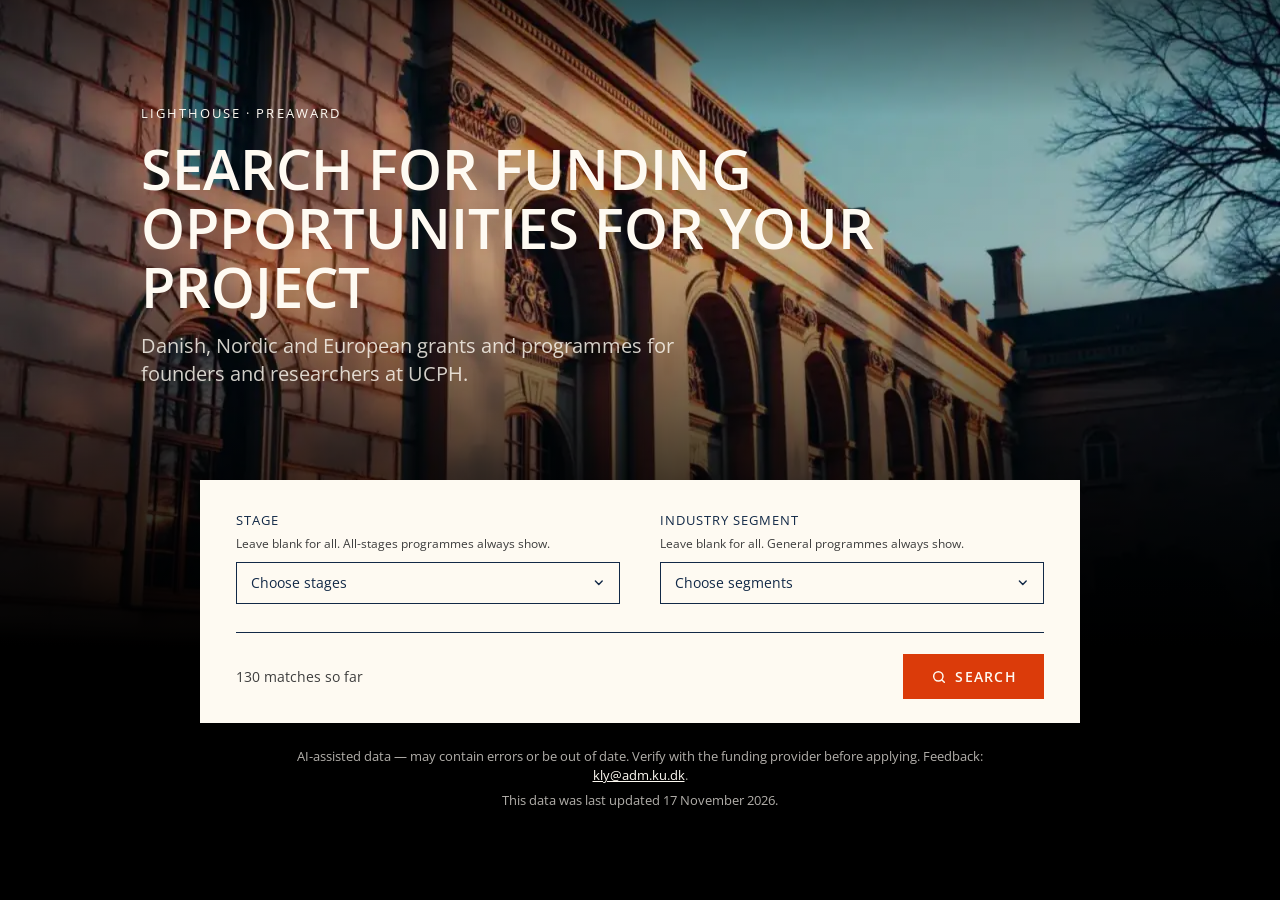
<file: index.html>
<!DOCTYPE html>
<html lang="en">
<head>
  <meta charset="utf-8" />
  <meta name="viewport" content="width=device-width, initial-scale=1" />
  <title>Funding overview</title>
  <meta name="description" content="Search grants, programmes and support for founders and researchers." />
  <link rel="icon" href="favicon.svg" type="image/svg+xml" />
  <link rel="preload" href="assets/fonts/open-sans-latin.woff2" as="font" type="font/woff2" crossorigin />
  <link rel="preload" href="data/programmes.json" as="fetch" crossorigin="anonymous" fetchpriority="high" />
  <link rel="preload" href="assets/hero-university-sm.webp" as="image" type="image/webp" media="(max-width: 767px)" fetchpriority="low" />
  <link rel="preload" href="assets/hero-university-md.webp" as="image" type="image/webp" media="(min-width: 768px)" fetchpriority="low" />
  <link rel="modulepreload" href="landing.js" />
  <link rel="modulepreload" href="shared.js" />
  <link rel="modulepreload" href="multiselect.js" />
  <link rel="stylesheet" href="styles.css?v=9" />
</head>
<body class="page-landing">
  <header class="hero">
    <div class="hero-media" aria-hidden="true"></div>
    <div class="hero-scrim" aria-hidden="true"></div>
    <div class="hero-copy">
      <p class="eyebrow">Lighthouse · Preaward</p>
      <h1>Search for funding opportunities for your project</h1>
      <p class="lede">
        Danish, Nordic and European grants and programmes for founders and
        researchers at UCPH.
      </p>
    </div>
  </header>

  <main class="search-wrap">
    <form class="search-card" id="search-form">
      <div class="search-grid">
        <div class="field">
          <div class="field-head">
            <label class="field-label" id="stage-label" for="ms-stage">
              Stage
            </label>
            <p class="field-hint">Leave blank for all. All-stages programmes always show.</p>
          </div>
          <div class="ms" id="ms-stage" data-placeholder="Choose stages"></div>
        </div>

        <div class="field">
          <div class="field-head">
            <label class="field-label" id="segment-label" for="ms-segment">
              Industry segment
            </label>
            <p class="field-hint">Leave blank for all. General programmes always show.</p>
          </div>
          <div class="ms" id="ms-segment" data-placeholder="Choose segments"></div>
        </div>
      </div>

      <div class="search-foot">
        <p class="count" id="match-count" aria-live="polite">Loading programmes…</p>
        <button type="submit" class="btn-search">
          <svg viewBox="0 0 24 24" fill="none" stroke="currentColor" stroke-width="2.2"
               stroke-linecap="round" aria-hidden="true">
            <circle cx="11" cy="11" r="7" />
            <path d="M20 20l-3.6-3.6" />
          </svg>
          Search
        </button>
      </div>
    </form>

    <p class="disclaimer">
      AI-assisted data — may contain errors or be out of date. Verify with the
      funding provider before applying. Feedback:
      <a href="mailto:kly@adm.ku.dk">kly@adm.ku.dk</a>.
      <span data-updated-stamp></span>
    </p>
  </main>

  <script src="landing.js" type="module"></script>
</body>
</html>
</file>
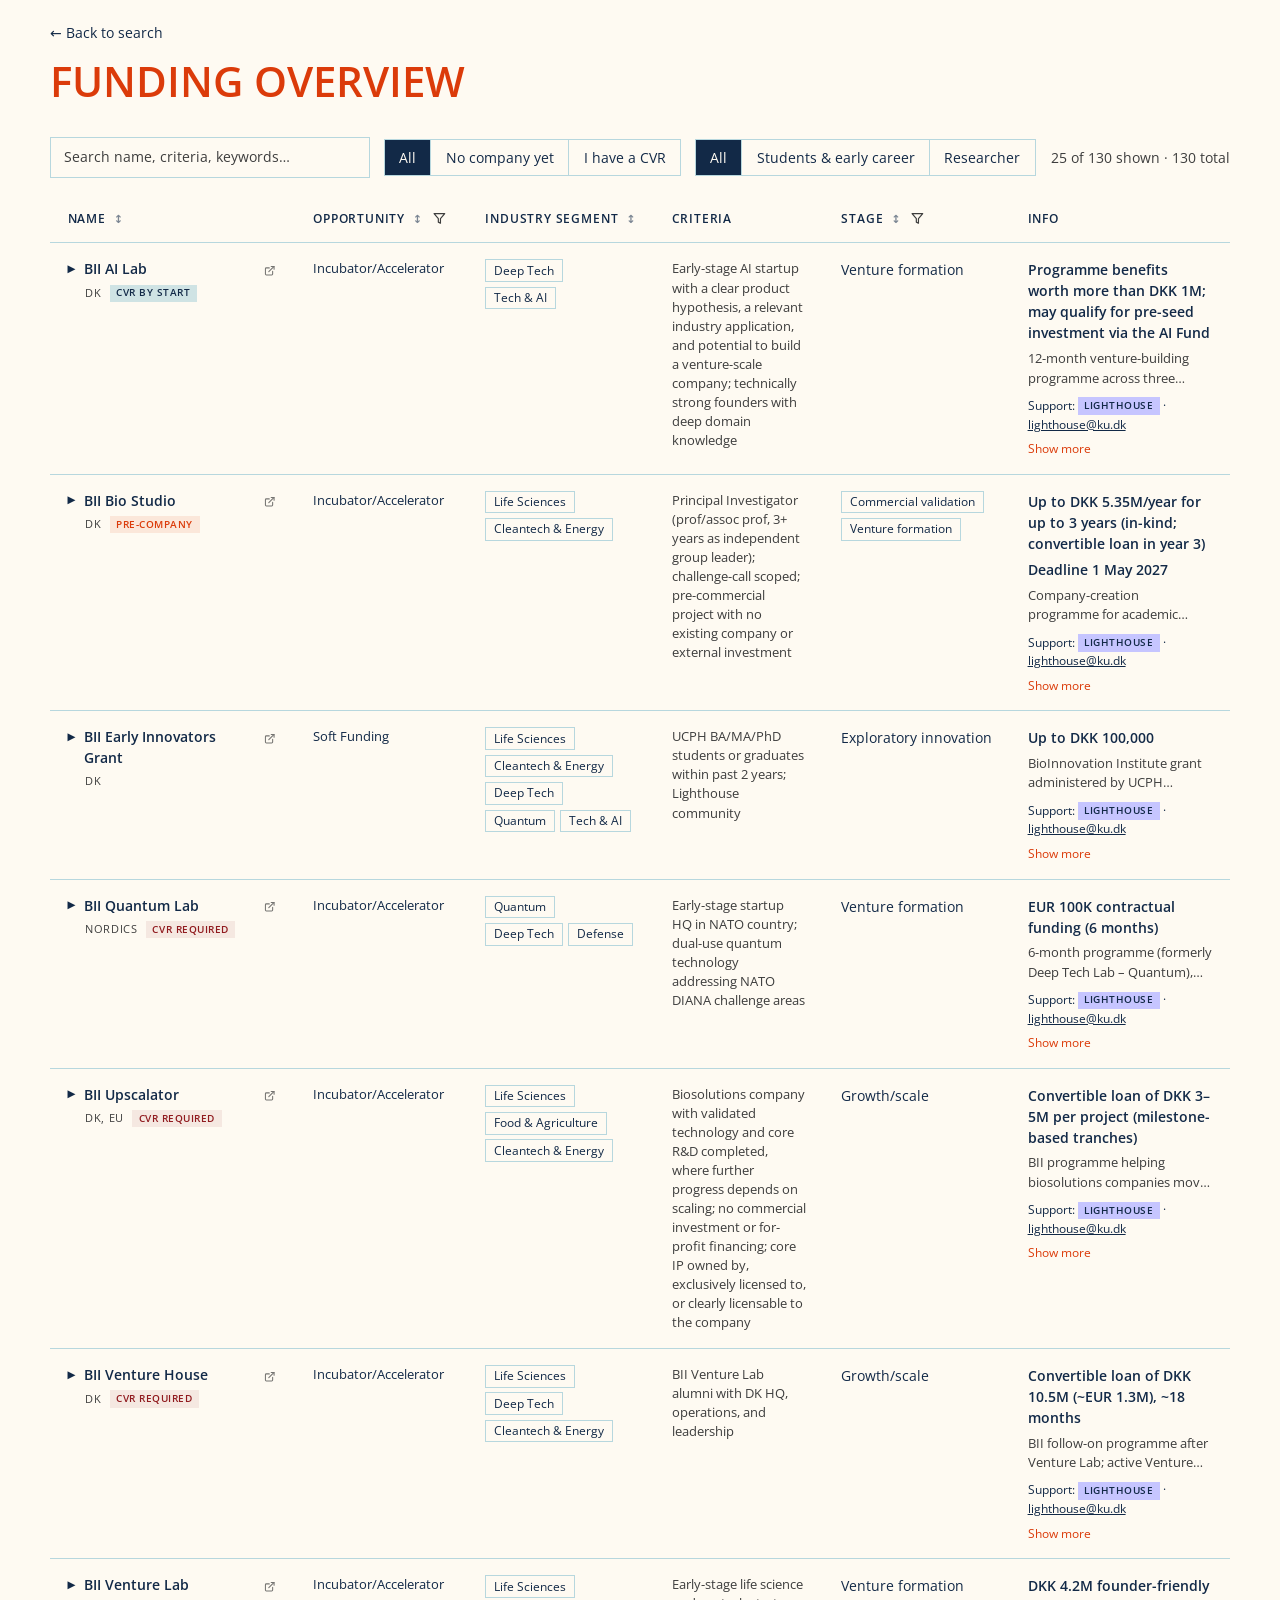
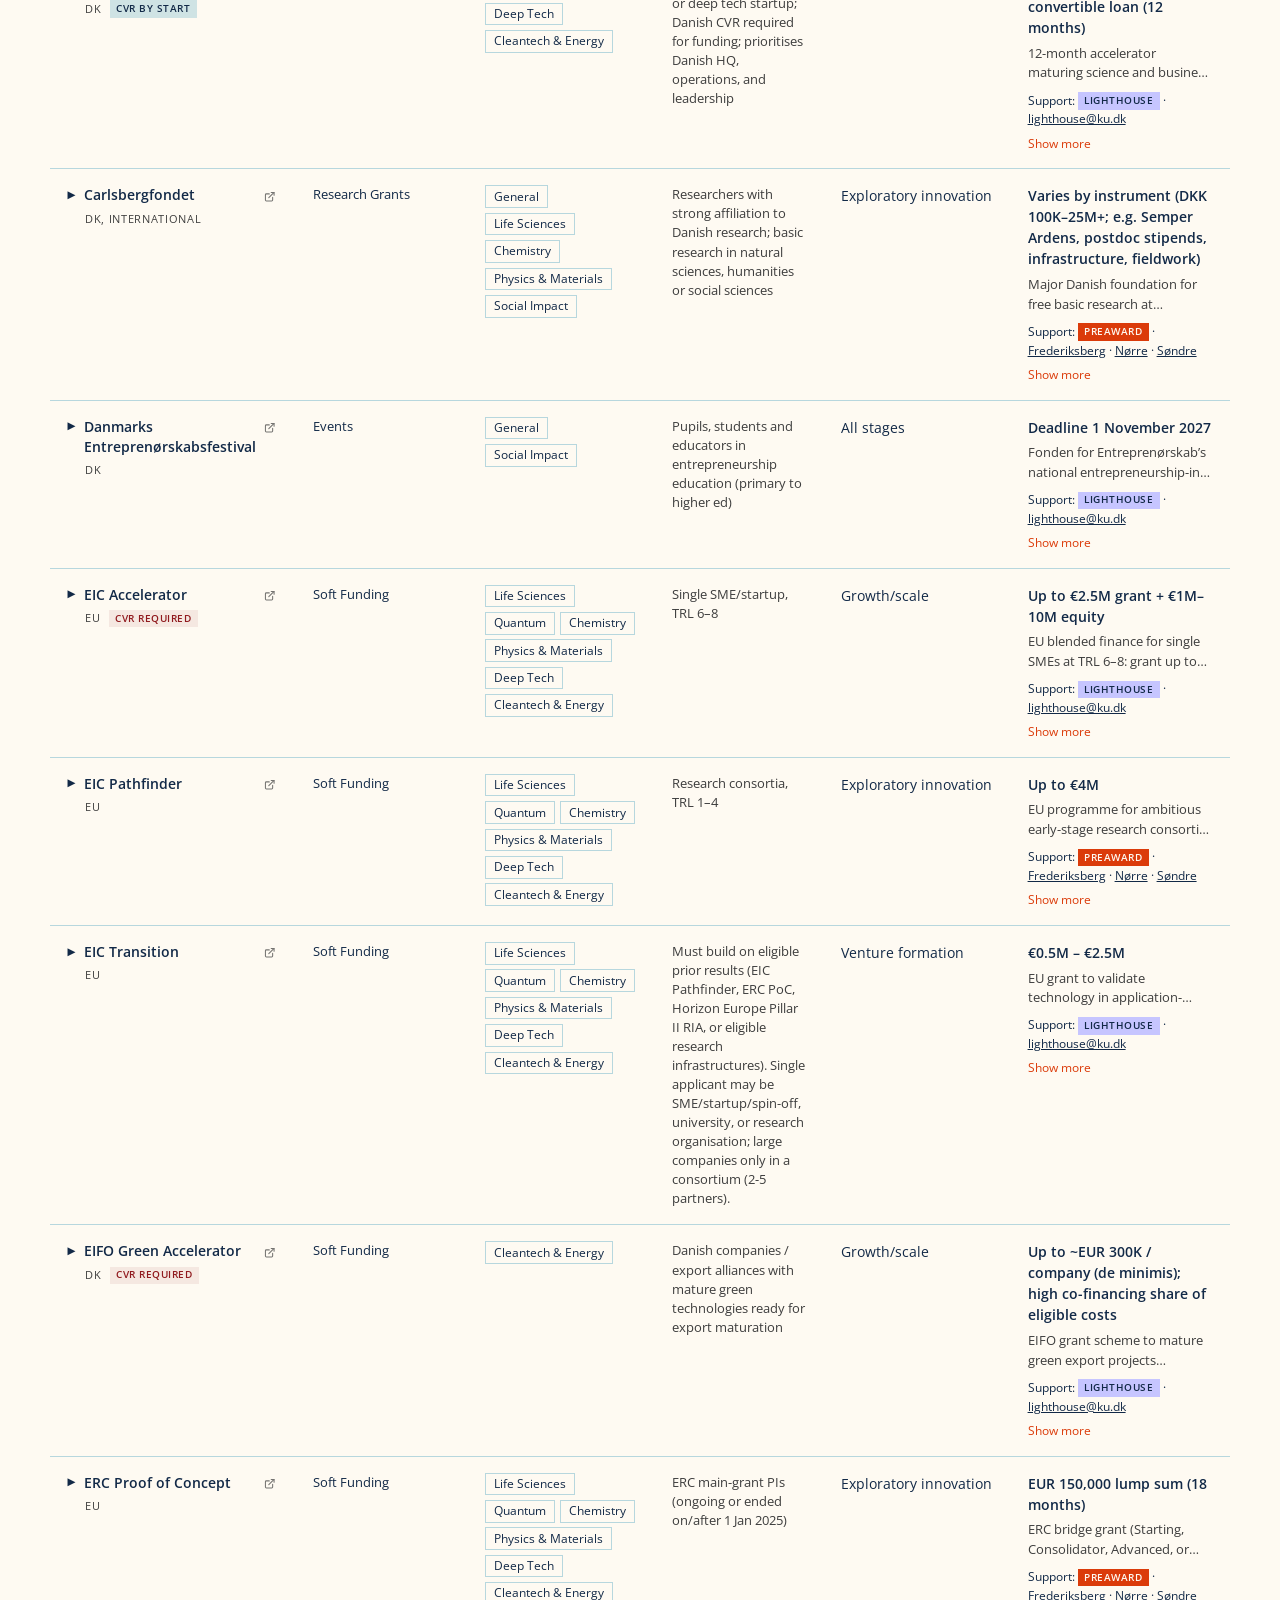
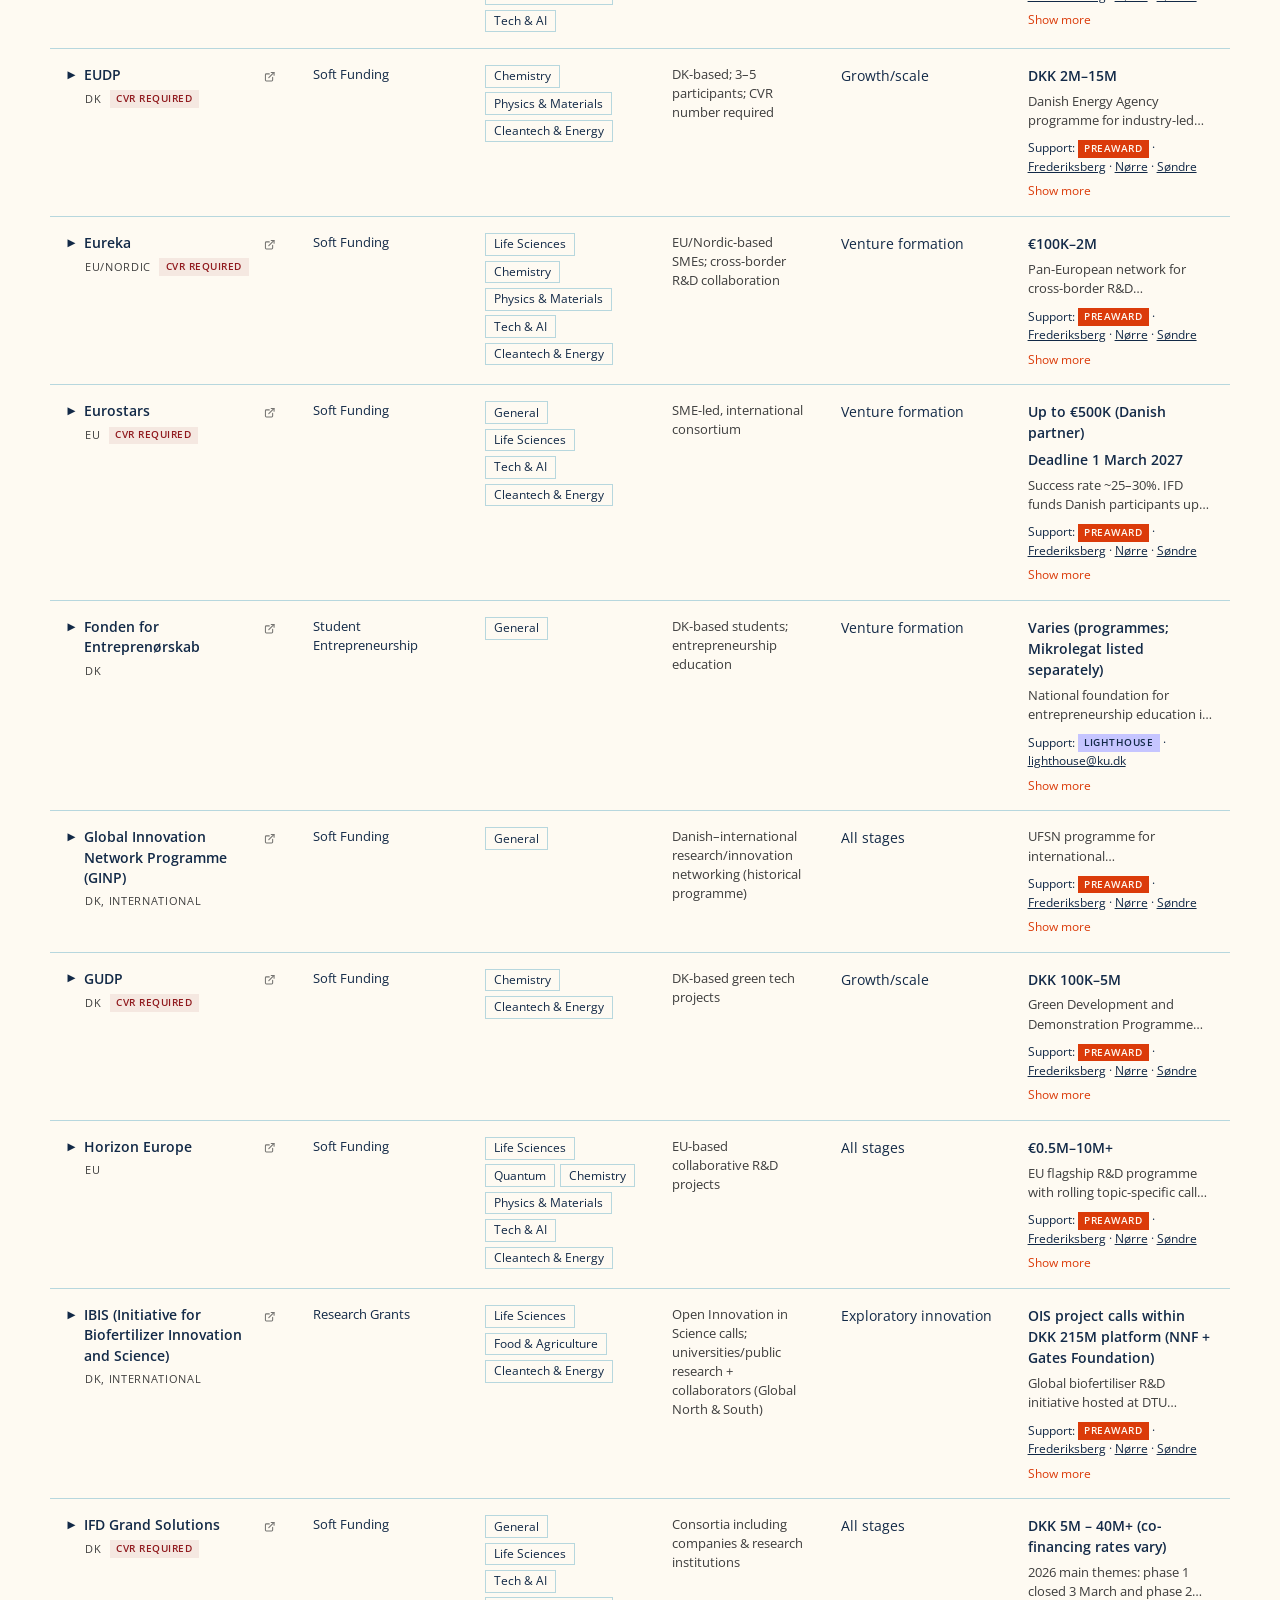
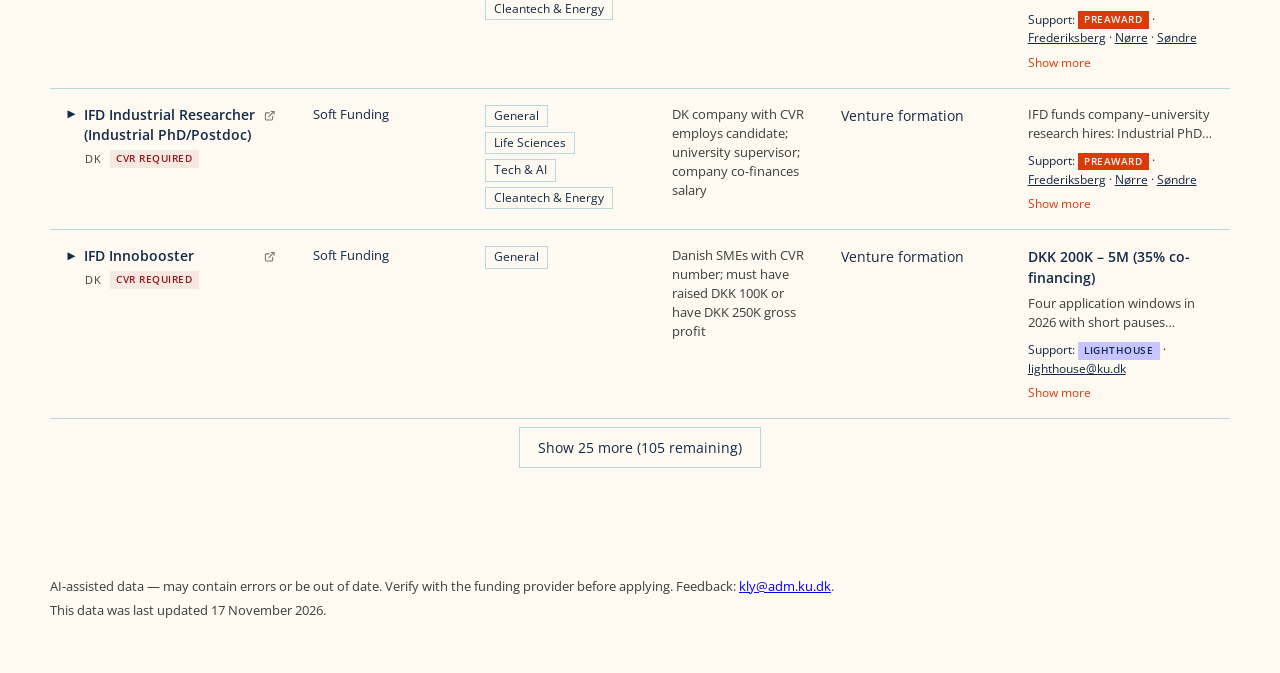
<file: results.html>
<!DOCTYPE html>
<html lang="en">
<head>
  <meta charset="utf-8" />
  <meta name="viewport" content="width=device-width, initial-scale=1" />
  <title>Funding overview</title>
  <link rel="icon" href="favicon.svg" type="image/svg+xml" />
  <link rel="preload" href="assets/fonts/open-sans-latin.woff2" as="font" type="font/woff2" crossorigin />
  <link rel="preload" href="data/programmes.json" as="fetch" crossorigin="anonymous" fetchpriority="high" />
  <link rel="modulepreload" href="results.js" />
  <link rel="modulepreload" href="shared.js" />
  <link rel="modulepreload" href="multiselect.js" />
  <link rel="stylesheet" href="styles.css?v=10" />
</head>
<body class="page-results">
  <header class="results-head">
    <div class="shell">
      <a class="back" href="index.html">← Back to search</a>
      <h1>Funding overview</h1>
    </div>
  </header>

  <main class="shell results-main">
    <div class="toolbar">
      <input id="q" type="search" placeholder="Search name, criteria, keywords…" autocomplete="off" />
      <div class="toolbar-filters-mobile" aria-label="Filter results">
        <div class="mobile-filter-field">
          <span class="mobile-filter-label">Opportunity</span>
          <div class="col-filter" id="col-filter-opportunity-mobile"></div>
        </div>
        <div class="mobile-filter-field">
          <span class="mobile-filter-label">Stage</span>
          <div class="col-filter" id="col-filter-stage-mobile"></div>
        </div>
      </div>
      <div class="seg" data-seg="cvr" role="group" aria-label="Company status">
        <button type="button" data-cvr="all" aria-pressed="true">All</button>
        <button type="button" data-cvr="no-company" aria-pressed="false">No company yet</button>
        <button type="button" data-cvr="have-cvr" aria-pressed="false">I have a CVR</button>
      </div>
      <div class="seg" data-seg="who" role="group" aria-label="Students and early career, or researcher">
        <button type="button" data-who="all" aria-pressed="true">All</button>
        <button type="button" data-who="student" aria-pressed="false">Students & early career</button>
        <button type="button" data-who="researcher" aria-pressed="false">Researcher</button>
      </div>
      <div class="toolbar-end">
        <button type="button" id="sort-reset" class="sort-reset" hidden>Reset to default sort</button>
        <p class="result-count" id="result-count" aria-live="polite">Loading…</p>
      </div>
    </div>

    <div class="table-wrap">
      <table id="results-table">
        <thead>
          <tr>
            <th class="sortable" data-sort="Name">Name <span class="arrow">↕</span></th>
            <th class="th-filterable sortable" data-sort="Opportunity">
              <div class="th-head">
                <span class="th-title">Opportunity <span class="arrow">↕</span></span>
                <div class="col-filter" id="col-filter-opportunity"></div>
              </div>
            </th>
            <th class="sortable" data-sort="Industrial segment">Industry segment <span class="arrow">↕</span></th>
            <th>Criteria</th>
            <th class="th-filterable sortable" data-sort="Stage">
              <div class="th-head">
                <span class="th-title">Stage <span class="arrow">↕</span></span>
                <div class="col-filter" id="col-filter-stage"></div>
              </div>
            </th>
            <th>Info</th>
          </tr>
        </thead>
        <tbody id="results-body">
          <tr class="skeleton-row" aria-hidden="true"><td colspan="6"><div class="skeleton-block skeleton-block-title"></div><div class="skeleton-block skeleton-block-line"></div><div class="skeleton-block skeleton-block-line short"></div></td></tr>
          <tr class="skeleton-row" aria-hidden="true"><td colspan="6"><div class="skeleton-block skeleton-block-title"></div><div class="skeleton-block skeleton-block-line"></div><div class="skeleton-block skeleton-block-line short"></div></td></tr>
          <tr class="skeleton-row" aria-hidden="true"><td colspan="6"><div class="skeleton-block skeleton-block-title"></div><div class="skeleton-block skeleton-block-line"></div><div class="skeleton-block skeleton-block-line short"></div></td></tr>
          <tr class="skeleton-row" aria-hidden="true"><td colspan="6"><div class="skeleton-block skeleton-block-title"></div><div class="skeleton-block skeleton-block-line"></div><div class="skeleton-block skeleton-block-line short"></div></td></tr>
          <tr class="skeleton-row" aria-hidden="true"><td colspan="6"><div class="skeleton-block skeleton-block-title"></div><div class="skeleton-block skeleton-block-line"></div><div class="skeleton-block skeleton-block-line short"></div></td></tr>
          <tr class="skeleton-row" aria-hidden="true"><td colspan="6"><div class="skeleton-block skeleton-block-title"></div><div class="skeleton-block skeleton-block-line"></div><div class="skeleton-block skeleton-block-line short"></div></td></tr>
        </tbody>
      </table>
      <p id="empty" class="empty hidden">
        No matches. <a href="index.html">Try a new search</a>.
      </p>
    </div>
    <div class="load-more-wrap hidden" id="load-more-wrap">
      <button type="button" id="load-more" class="load-more">Show 25 more</button>
    </div>
  </main>

  <footer class="shell site-footer">
    <p>
      AI-assisted data — may contain errors or be out of date. Verify with the
      funding provider before applying. Feedback:
      <a href="mailto:kly@adm.ku.dk">kly@adm.ku.dk</a>.
      <span data-updated-stamp></span>
    </p>
  </footer>

  <script src="results.js" type="module"></script>
</body>
</html>
</file>
<file: styles.css>
/* Funding overview.
   Layout follows the original Lovable app; everything visual follows the INNO
   design guide (brand directions.pptx):

   - Palette is the six named brand colours, with one exception: the landing hero
     fades to black rather than to dark blue.
   - Contrast pairs the guide marks as good: dark blue or red-orange on champagne,
     dark blue on light blue, champagne on red-orange. Red-orange never sits on
     light blue and dark blue never sits on red-orange, so the results table stays
     dark blue throughout — its rows turn light blue when hovered or opened.
   - Shapes are flat: square corners, no drop shadows, and either a solid fill or
     a 1.5px outline, never both.
   - Tables have no fill. The guide's full grid in the text colour was too hard
     over this much copy, so the results table keeps light blue horizontal rules
     only and separates columns with spacing.
   - Type is Open Sans (self-hosted): Semibold for headings, Regular for body. */

@font-face {
  font-family: "Open Sans";
  font-style: normal;
  font-weight: 400 700;
  font-display: swap;
  src: url("assets/fonts/open-sans-latin.woff2") format("woff2");
  unicode-range: U+0000-00FF, U+0131, U+0152-0153, U+02BB-02BC, U+02C6, U+02DA,
    U+02DC, U+0304, U+0308, U+0329, U+2000-206F, U+20AC, U+2122, U+2191, U+2193,
    U+2212, U+2215, U+FEFF, U+FFFD;
}

@font-face {
  font-family: "Open Sans";
  font-style: normal;
  font-weight: 400 700;
  font-display: swap;
  src: url("assets/fonts/open-sans-latin-ext.woff2") format("woff2");
  unicode-range: U+0100-02BA, U+02BD-02C5, U+02C7-02CC, U+02CE-02D7, U+02DD-02FF,
    U+0304, U+0308, U+0329, U+1D00-1DBF, U+1E00-1E9F, U+1EF2-1EFF, U+2020,
    U+20A0-20AB, U+20AD-20C0, U+2113, U+2C60-2C7F, U+A720-A7FF;
}

:root {
  --red-orange: #db3b0a;
  --light-blue: #b7d7de;
  --champagne: #fefaf2;
  --dark-blue: #122947;
  --ku-red: #901a1e;
  --dark-grey: #3d3d3d;
  --purple: #c6c5ff;

  --rule: 1.5px;
  /* Light blue reads as a quiet rule on champagne, so the results table can keep
     its structure without a hard dark grid. */
  --line: var(--light-blue);
  --font: "Open Sans", system-ui, -apple-system, sans-serif;
}

* { box-sizing: border-box; }

body {
  margin: 0;
  font-family: var(--font);
  font-weight: 400;
  color: var(--dark-blue);
  background: var(--champagne);
  font-size: 16px;
  line-height: 1.5;
  -webkit-font-smoothing: antialiased;
}

button { font-family: inherit; }

img { display: block; }

/* Headings: Semibold, caps. Sub-headings: Regular, caps. */
.hero h1,
.results-head h1,
thead th,
.btn-search {
  font-weight: 600;
  text-transform: uppercase;
}

.eyebrow,
.field-label,
.detail-grid h4,
.name-sub {
  font-weight: 400;
  text-transform: uppercase;
}

.shell {
  width: min(1180px, calc(100% - 3rem));
  margin: 0 auto;
}

/* ——————————————— Landing hero ——————————————— */
/* The hero photo fades to black rather than dark blue, by preference. */
.page-landing {
  background: #000000;
  --landing-col: min(1180px, calc(100% - 2.5rem));
}

/* Centred content column. Using vw rather than a fixed cap means every screen
   above phone size keeps visible blank space at the sides, so the hero text and
   search card never run edge to edge on a laptop. */
@media (min-width: 861px) {
  .page-landing {
    --landing-col: min(1060px, 78vw);
  }
}

.hero {
  position: relative;
  min-height: 72vh;
  display: flex;
  align-items: center;
  /* The bottom padding reserves room for the search card's negative margin.
     On tall screens 72vh already covers it; on short laptops the padding grows
     the hero instead of letting the card slide over the lede. */
  padding: 3.25rem 0 13rem;
  isolation: isolate;
}

.hero-media {
  position: absolute;
  inset: 0;
  z-index: -2;
  background: url("assets/hero-university.jpg") center 35% / cover no-repeat;
  background: url("assets/hero-university-sm.webp") center 35% / cover no-repeat;
}

@media (min-width: 768px) {
  .hero-media {
    background: url("assets/hero-university-md.webp") center 35% / cover no-repeat;
  }
}

.hero-scrim {
  position: absolute;
  inset: 0;
  z-index: -1;
  /* Soft darkening so the headline stays readable over the photo. */
  background: linear-gradient(
    180deg,
    rgba(0, 0, 0, 0.6) 0%,
    rgba(0, 0, 0, 0.26) 18%,
    rgba(0, 0, 0, 0.26) 40%,
    rgba(0, 0, 0, 0.76) 76%,
    #000000 100%
  );
}

.hero-copy {
  width: var(--landing-col);
  margin: 0 auto;
  color: var(--champagne);
}

.eyebrow {
  margin: 0 0 1rem;
  font-size: 0.8rem;
  letter-spacing: 0.16em;
  color: var(--champagne);
}

.hero h1 {
  margin: 0 0 1rem;
  max-width: 54rem;
  font-size: clamp(2.2rem, 4.4vw, 4.5rem);
  line-height: 1.05;
  color: var(--champagne);
}

.hero .lede {
  margin: 0;
  max-width: 38rem;
  font-size: 1.25rem;
  line-height: 1.4;
  color: rgba(254, 250, 242, 0.82);
}

/* ——————————————— Search card ——————————————— */
.search-wrap {
  position: relative;
  z-index: 2;
  margin-top: -10.5rem;
  padding-bottom: 3.5rem;
}

.search-card {
  width: min(880px, var(--landing-col));
  margin: 0 auto;
  background: var(--champagne);
  padding: 2rem 2.25rem 1.5rem;
}

.search-grid {
  display: grid;
  grid-template-columns: 1fr 1fr;
  align-items: stretch;
  gap: 1.75rem 2.5rem;
}

.field {
  display: flex;
  flex-direction: column;
}

.field-head {
  flex: 1 1 auto;
  margin-bottom: 0.65rem;
}

.field-label {
  display: block;
  margin: 0 0 0.35rem;
  font-size: 0.8rem;
  letter-spacing: 0.08em;
  line-height: 1.4;
  color: var(--dark-blue);
}

.field-hint {
  margin: 0;
  font-size: 0.75rem;
  line-height: 1.35;
  letter-spacing: 0;
  text-transform: none;
  color: var(--dark-grey);
}

.search-foot {
  display: flex;
  align-items: center;
  justify-content: space-between;
  gap: 1rem;
  margin-top: 1.75rem;
  padding-top: 1.35rem;
  border-top: var(--rule) solid var(--dark-blue);
}

.count {
  margin: 0;
  font-size: 0.88rem;
  color: var(--dark-grey);
}

.btn-search {
  display: inline-flex;
  align-items: center;
  gap: 0.55rem;
  border: none;
  background: var(--red-orange);
  color: var(--champagne);
  font-size: 0.85rem;
  letter-spacing: 0.09em;
  padding: 0.8rem 1.7rem;
  cursor: pointer;
  transition: background 0.15s ease;
}

.btn-search:hover { background: var(--ku-red); }
.btn-search svg { width: 1rem; height: 1rem; }

.disclaimer {
  width: min(760px, var(--landing-col));
  margin: 1.5rem auto 0;
  text-align: center;
  font-size: 0.8rem;
  line-height: 1.5;
  color: rgba(254, 250, 242, 0.7);
}

.disclaimer a { color: var(--champagne); }

[data-updated-stamp]:empty {
  display: none;
}

[data-updated-stamp]:not(:empty) {
  display: block;
  margin-top: 0.35rem;
}

/* ——————————————— Multi-select ——————————————— */
.ms {
  position: relative;
  flex: 0 0 auto;
}
.ms:has(.ms-toggle[aria-expanded="true"]) { z-index: 40; }

.ms-toggle {
  display: flex;
  align-items: center;
  justify-content: space-between;
  gap: 0.75rem;
  width: 100%;
  padding: 0.65rem 0.85rem;
  background: none;
  border: var(--rule) solid var(--dark-blue);
  font-size: 0.9rem;
  color: var(--dark-blue);
  text-align: left;
  cursor: pointer;
}

.ms-toggle:hover { background: rgba(183, 215, 222, 0.45); }
.ms-toggle[aria-expanded="true"] {
  background: var(--champagne);
  border-color: var(--dark-blue);
}

.ms-chev { flex: none; width: 0.85rem; height: 0.85rem; }

.ms-panel {
  position: absolute;
  left: 0;
  right: 0;
  top: calc(100% + 0.4rem);
  z-index: 30;
  max-height: min(19rem, calc(100vh - 12rem));
  overflow-y: auto;
  background: var(--champagne);
  border: var(--rule) solid var(--line);
  padding: 0.35rem;
}

.ms-panel[hidden] { display: none; }

.ms-option {
  display: flex;
  align-items: flex-start;
  gap: 0.6rem;
  width: 100%;
  padding: 0.55rem 0.7rem;
  border: none;
  background: none;
  text-align: left;
  cursor: pointer;
}

.ms-option:hover { background: rgba(183, 215, 222, 0.55); }

.ms-check {
  flex: none;
  width: 1rem;
  height: 1rem;
  margin-top: 0.2rem;
  border: var(--rule) solid var(--dark-blue);
  display: grid;
  place-items: center;
  font-size: 0.7rem;
  line-height: 1;
  color: transparent;
}

.ms-option[aria-selected="true"] .ms-check {
  background: var(--dark-blue);
  border-color: var(--dark-blue);
  color: var(--champagne);
}

.ms-opt-name {
  display: block;
  font-size: 0.9rem;
  color: var(--dark-blue);
}

.ms-opt-desc {
  display: block;
  margin-top: 0.15rem;
  font-size: 0.8rem;
  line-height: 1.35;
  color: var(--dark-blue);
}

/* ——————————————— Results page ——————————————— */
.page-results { background: var(--champagne); }

.results-head { padding-bottom: 1.5rem; }

.back {
  display: inline-flex;
  align-items: center;
  gap: 0.45rem;
  margin-top: 1.4rem;
  font-size: 0.875rem;
  color: var(--dark-blue);
  text-decoration: none;
}
.back:hover { color: var(--red-orange); }

.results-head h1 {
  margin: 0.9rem 0 0.5rem;
  font-size: clamp(1.9rem, 3.6vw, 2.6rem);
  line-height: 1.1;
  color: var(--red-orange);
}

.results-intro {
  margin: 0;
  max-width: 62ch;
  font-size: 0.9rem;
  color: var(--dark-blue);
}
.results-intro strong { font-weight: 600; }

.results-main { padding: 0 0 3rem; }

.toolbar {
  display: flex;
  align-items: center;
  gap: 0.85rem;
  flex-wrap: wrap;
  margin-bottom: 1.1rem;
}

#q {
  flex: 0 1 20rem;
  min-width: 13rem;
  padding: 0.55rem 0.8rem;
  border: var(--rule) solid var(--line);
  font: inherit;
  font-size: 0.9rem;
  color: var(--dark-blue);
  background: none;
}
#q::placeholder { color: var(--dark-grey); }
#q:focus { outline: var(--rule) solid var(--red-orange); outline-offset: 2px; }

.seg {
  display: inline-flex;
  border: var(--rule) solid var(--line);
}

.seg button {
  border: none;
  background: none;
  padding: 0.5rem 0.9rem;
  font-size: 0.85rem;
  color: var(--dark-blue);
  cursor: pointer;
}

.seg button + button { border-left: var(--rule) solid var(--line); }
.seg button:hover { background: var(--light-blue); }

.seg button[aria-pressed="true"] {
  background: var(--dark-blue);
  color: var(--champagne);
}

.result-count {
  margin: 0;
  font-size: 0.875rem;
  color: var(--dark-grey);
}

.toolbar-end {
  display: flex;
  align-items: center;
  gap: 0.75rem;
  margin-left: auto;
}

.toolbar-filters-mobile { display: none; }

.mobile-card { display: none; }

.expand-meta-mobile { display: none; }

.sort-reset {
  border: var(--rule) solid var(--line);
  background: none;
  padding: 0.45rem 0.75rem;
  font: inherit;
  font-size: 0.82rem;
  color: var(--dark-blue);
  cursor: pointer;
  white-space: nowrap;
}

.sort-reset:hover { background: rgba(183, 215, 222, 0.45); }

.table-wrap { overflow-x: auto; }

/* Horizontal rules only, in light blue. A full dark grid reads far too hard over
   this much text, so the columns are separated by spacing instead of lines. */
table {
  width: 100%;
  border-collapse: separate;
  border-spacing: 0;
  min-width: 940px;
}

thead th {
  position: sticky;
  top: 0;
  z-index: 1;
  text-align: left;
  padding: 0.8rem 1.1rem;
  background: var(--champagne);
  border-bottom: var(--rule) solid var(--line);
  font-size: 0.72rem;
  letter-spacing: 0.07em;
  color: var(--dark-blue);
  white-space: nowrap;
}

th.sortable { cursor: pointer; user-select: none; }
th.sortable:hover { color: var(--red-orange); }
th .arrow { font-size: 0.7rem; margin-left: 0.25rem; opacity: 0.55; }
th[aria-sort] .arrow { opacity: 1; }

.th-head {
  display: inline-flex;
  align-items: center;
  gap: 0.35rem;
}

.th-filterable { position: relative; }
.th-filterable:has(.col-filter-toggle[aria-expanded="true"]) { z-index: 5; }

.col-filter {
  position: relative;
  flex: none;
}

.col-filter-toggle {
  display: grid;
  place-items: center;
  width: 1.35rem;
  height: 1.35rem;
  padding: 0;
  border: none;
  background: none;
  color: var(--dark-grey);
  cursor: pointer;
  border-radius: 2px;
}

.col-filter-toggle:hover,
.col-filter-toggle[aria-expanded="true"] {
  color: var(--dark-blue);
  background: rgba(183, 215, 222, 0.55);
}

.col-filter-toggle--labeled {
  position: relative;
  display: inline-flex;
  align-items: center;
  justify-content: center;
  gap: 0.35rem;
  width: 100%;
  height: auto;
  padding: 0.48rem 0.65rem;
  border: var(--rule) solid var(--line);
  font: inherit;
  font-size: 0.82rem;
  color: var(--dark-blue);
}

.col-filter-toggle--labeled .col-filter-icon {
  width: 0.72rem;
  height: 0.72rem;
  flex: none;
}

.col-filter-toggle-text { line-height: 1.3; }

.col-filter-icon {
  width: 0.8rem;
  height: 0.8rem;
}

.col-filter-dot {
  position: absolute;
  top: 0.1rem;
  right: 0.05rem;
  width: 0.35rem;
  height: 0.35rem;
  border-radius: 50%;
  background: var(--red-orange);
}

.col-filter-panel {
  position: absolute;
  left: 0;
  top: calc(100% + 0.35rem);
  z-index: 20;
  min-width: 11rem;
  max-height: min(16rem, calc(100vh - 10rem));
  overflow-y: auto;
  background: var(--champagne);
  border: var(--rule) solid var(--line);
  padding: 0.35rem 0;
  box-shadow: 0 4px 14px rgba(0, 0, 0, 0.08);
}

.col-filter-panel.is-floating {
  position: fixed;
  z-index: 200;
}

.col-filter-panel[hidden] { display: none; }

.col-filter-actions {
  display: flex;
  gap: 0.5rem;
  padding: 0.35rem 0.75rem 0.5rem;
  border-bottom: 1px solid var(--line);
}

.col-filter-action {
  border: none;
  background: none;
  padding: 0;
  font: inherit;
  font-size: 0.75rem;
  color: var(--dark-blue);
  cursor: pointer;
  text-decoration: underline;
  text-underline-offset: 2px;
}

.col-filter-action:hover { color: var(--red-orange); }

.col-filter-option {
  display: flex;
  align-items: center;
  gap: 0.55rem;
  padding: 0.45rem 0.75rem;
  font-size: 0.82rem;
  color: var(--dark-blue);
  cursor: pointer;
  white-space: nowrap;
}

.col-filter-option:hover { background: rgba(183, 215, 222, 0.45); }

.col-filter-option input {
  flex: none;
  width: 0.85rem;
  height: 0.85rem;
  margin: 0;
  accent-color: var(--dark-blue);
}

.col-filter-label { line-height: 1.3; }

.col-filter-empty {
  margin: 0;
  padding: 0.5rem 0.75rem 0.65rem;
  font-size: 0.78rem;
  color: var(--dark-grey);
}

tbody td {
  padding: 1rem 1.1rem;
  border-bottom: 1px solid var(--line);
  vertical-align: top;
  font-size: 0.875rem;
}

tbody tr { cursor: pointer; }
tbody tr:hover > td { background: rgba(183, 215, 222, 0.28); }
tbody tr.is-open > td { background: rgba(183, 215, 222, 0.5); }

/* Name */
.name-cell { width: 13rem; }

.opportunity-cell {
  width: 7.5rem;
  font-size: 0.82rem;
  line-height: 1.4;
}

.segment-cell { width: 8.5rem; }

/* Expanded row: name | ⅓ stack | ⅔ info */
.expand-split-cell {
  padding: 1rem 1.1rem;
  vertical-align: top;
}

.expand-split {
  display: grid;
  grid-template-columns: minmax(0, 1fr) minmax(0, 2fr);
  gap: 1.25rem 2rem;
  align-items: start;
}

.expand-info {
  min-width: 0;
}

.expand-info .row-extra-grid.cols-2,
.expand-info .row-extra-grid.cols-3 {
  grid-template-columns: repeat(auto-fit, minmax(11rem, 1fr));
}

.expand-info .ku-mail,
.expand-info .row-extra-grid p {
  overflow-wrap: anywhere;
}

.expand-stack .meta-stack {
  display: flex;
  flex-direction: column;
  gap: 0.65rem;
}

.meta-stack {
  display: flex;
  flex-direction: column;
  gap: 0.55rem;
}

.meta-stack-item {
  display: flex;
  flex-direction: column;
  gap: 0.12rem;
}

.meta-stack-label {
  font-size: 0.58rem;
  font-weight: 400;
  letter-spacing: 0.07em;
  text-transform: uppercase;
  color: var(--dark-grey);
}

.meta-stack-item > span:not(.meta-stack-label):not(.chip):not(.stage-picked) {
  font-size: 0.78rem;
  line-height: 1.4;
  color: var(--dark-blue);
}

.meta-stack-item .chips { gap: 0.2rem; margin-top: 0; }

.meta-stack-item .chip {
  font-size: 0.65rem;
  padding: 0.08rem 0.32rem;
}

tr.is-open .name-cell { width: 13rem; }

.name-row {
  display: flex;
  align-items: flex-start;
  gap: 0.45rem;
}

.name-main,
.name-plain {
  flex: 1;
  min-width: 0;
}

.name-main {
  display: flex;
  align-items: flex-start;
  gap: 0.35rem;
}

.name-link {
  flex: 1;
  min-width: 0;
  font-weight: 600;
  color: var(--dark-blue);
  text-decoration: none;
  line-height: 1.45;
}

.name-link:hover { text-decoration: underline; }

.name-outlink {
  flex: none;
  display: grid;
  place-items: center;
  width: 1rem;
  height: 1rem;
  margin-top: 0.2rem;
  color: var(--dark-grey);
  opacity: 0.7;
  text-decoration: none;
  transition: color 0.15s ease, opacity 0.15s ease;
}

.name-outlink svg {
  width: 0.72rem;
  height: 0.72rem;
}

.name-outlink:hover {
  color: var(--dark-blue);
  opacity: 1;
}

.name-plain {
  display: block;
  font-weight: 600;
  color: var(--dark-blue);
  line-height: 1.45;
}

.caret {
  flex: none;
  border: none;
  background: none;
  padding: 0.1rem 0.1rem 0 0;
  font-size: 0.65rem;
  line-height: 1.5;
  color: var(--dark-blue);
  cursor: pointer;
  transition: transform 0.15s ease;
}
.caret[aria-expanded="true"] { transform: rotate(90deg); }

.name-sub {
  margin: 0.3rem 0 0 1.1rem;
  display: flex;
  flex-wrap: wrap;
  align-items: center;
  gap: 0.35rem 0.5rem;
  font-size: 0.68rem;
  letter-spacing: 0.06em;
}

.name-sub .geo {
  color: var(--dark-grey);
  text-transform: uppercase;
}

/* Small coloured hints — Pre-company, CVR, support unit, etc. */
.pill {
  display: inline-block;
  padding: 0.12rem 0.42rem;
  font-size: 0.64rem;
  font-weight: 600;
  letter-spacing: 0.05em;
  line-height: 1.35;
  text-transform: uppercase;
  white-space: nowrap;
}

.pill-pre {
  color: var(--red-orange);
  background: rgba(219, 59, 10, 0.1);
}

.pill-cvr {
  color: var(--ku-red);
  background: rgba(144, 26, 30, 0.08);
}

.pill-cvr-soon {
  color: var(--dark-blue);
  background: rgba(183, 215, 222, 0.65);
}

.pill-lighthouse {
  color: var(--dark-blue);
  background: var(--purple);
}

.pill-preaward {
  color: var(--champagne);
  background: var(--red-orange);
}

/* Segment chips */
.chips { display: flex; flex-wrap: wrap; gap: 0.3rem; }

.chip {
  display: inline-block;
  padding: 0.14rem 0.5rem;
  border: 1px solid var(--line);
  font-size: 0.72rem;
  line-height: 1.4;
  color: var(--dark-blue);
  white-space: nowrap;
}

.chip.picked {
  background: rgba(183, 215, 222, 0.65);
  border-color: var(--light-blue);
  font-weight: 600;
}

.stage-picked {
  display: inline-block;
  padding: 0.12rem 0.42rem;
  background: rgba(183, 215, 222, 0.65);
  border: 1px solid var(--light-blue);
  font-size: 0.72rem;
  font-weight: 600;
  line-height: 1.4;
  color: var(--dark-blue);
  white-space: nowrap;
}

.criteria-cell {
  width: 12.5rem;
  font-size: 0.82rem;
  color: var(--dark-grey);
  line-height: 1.45;
}

.stage-cell { white-space: nowrap; }

.info-cell { width: 21rem; }

.funding-lead,
.deadline-lead {
  margin: 0 0 0.35rem;
  font-weight: 600;
  font-size: 0.875rem;
  color: var(--dark-blue);
}

.info-text {
  margin: 0;
  font-size: 0.84rem;
  color: var(--dark-grey);
  line-height: 1.45;
}

.clamped {
  display: -webkit-box;
  -webkit-line-clamp: 2;
  -webkit-box-orient: vertical;
  overflow: hidden;
}

.ku-line {
  margin: 0.55rem 0 0;
  font-size: 0.78rem;
  line-height: 1.5;
  color: var(--dark-blue);
}

.ku-line .pill { vertical-align: 0.05em; }

.ku-faculty {
  font-weight: 400;
  text-transform: none;
  letter-spacing: 0;
  color: var(--dark-grey);
}

.ku-mail { color: var(--dark-blue); text-decoration: underline; }
.ku-mail:hover { color: var(--red-orange); }

.read-more {
  margin: 0.35rem 0 0;
  font-size: 0.74rem;
  color: var(--red-orange);
}

.row-extra {
  margin-top: 0.75rem;
  padding-top: 0.75rem;
  border-top: 1px solid var(--line);
}

.row-extra-grid {
  display: grid;
  gap: 0.5rem 1.25rem;
  align-items: start;
}

.row-extra-grid.cols-1 { grid-template-columns: 1fr; }
.row-extra-grid.cols-2 { grid-template-columns: repeat(2, minmax(0, 1fr)); }
.row-extra-grid.cols-3 { grid-template-columns: repeat(3, minmax(0, 1fr)); }

.row-extra-grid > div { min-width: 0; }

.row-extra-grid h4 {
  margin: 0 0 0.2rem;
  font-size: 0.68rem;
  font-weight: 400;
  letter-spacing: 0.08em;
  text-transform: uppercase;
  color: var(--dark-grey);
}

.row-extra-grid p {
  margin: 0;
  font-size: 0.84rem;
  line-height: 1.45;
  color: var(--dark-blue);
}

@media (max-width: 960px) {
  .expand-split { grid-template-columns: 1fr; }
  .row-extra-grid.cols-2,
  .row-extra-grid.cols-3 { grid-template-columns: 1fr; }
}

.empty {
  padding: 3rem 1rem;
  text-align: center;
  color: var(--dark-grey);
}

.load-error {
  margin: 0;
  color: var(--ku-red);
}

.hidden { display: none !important; }

@keyframes skeleton-pulse {
  0%, 100% { opacity: 0.45; }
  50% { opacity: 0.85; }
}

.skeleton-text {
  color: transparent !important;
  background: linear-gradient(
    90deg,
    rgba(183, 215, 222, 0.35) 0%,
    rgba(183, 215, 222, 0.65) 50%,
    rgba(183, 215, 222, 0.35) 100%
  );
  background-size: 200% 100%;
  animation: skeleton-pulse 1.4s ease-in-out infinite;
  border-radius: 2px;
  min-width: 8rem;
  min-height: 1em;
}

.skeleton-row td {
  padding: 1rem 1.1rem;
  pointer-events: none;
}

.skeleton-block {
  height: 0.72rem;
  margin-bottom: 0.45rem;
  background: rgba(183, 215, 222, 0.45);
  animation: skeleton-pulse 1.4s ease-in-out infinite;
  border-radius: 2px;
}

.skeleton-block-title {
  width: 55%;
  height: 0.9rem;
}

.skeleton-block-line { width: 92%; }
.skeleton-block-line.short { width: 68%; margin-bottom: 0; }

.load-more-wrap {
  display: flex;
  justify-content: center;
  padding: 0.5rem 0 1.5rem;
}

.load-more {
  border: var(--rule) solid var(--line);
  background: none;
  padding: 0.55rem 1.1rem;
  font: inherit;
  font-size: 0.875rem;
  color: var(--dark-blue);
  cursor: pointer;
}

.load-more:hover { background: rgba(183, 215, 222, 0.45); }

.site-footer {
  padding: 1.5rem 0 2.5rem;
  font-size: 0.8rem;
  line-height: 1.5;
  color: var(--dark-grey);
}

@media (max-width: 860px) {
  .search-grid { grid-template-columns: 1fr; }
  .search-card { padding: 1.5rem 1.25rem 1.25rem; }
  .search-wrap { margin-top: -6rem; }
  .hero { min-height: 58vh; padding-bottom: 8rem; }
  .field-label { min-height: 0; }
  .search-foot { flex-direction: column; align-items: stretch; }
  .btn-search { justify-content: center; }
  .result-count { margin-left: 0; }
}

/* Results table — card layout on phones */
@media (max-width: 767px) {
  .page-results .shell {
    width: calc(100% - 1.5rem);
  }

  .results-head h1 {
    font-size: clamp(1.55rem, 7vw, 2rem);
  }

  .toolbar {
    flex-direction: column;
    align-items: stretch;
    gap: 0.65rem;
  }

  #q {
    flex: 1 1 auto;
    width: 100%;
    min-width: 0;
  }

  .toolbar-filters-mobile {
    display: flex;
    gap: 0.55rem;
    width: 100%;
  }

  .mobile-filter-field {
    flex: 1;
    min-width: 0;
    display: flex;
    flex-direction: column;
    gap: 0.22rem;
  }

  .mobile-filter-label {
    font-size: 0.62rem;
    font-weight: 400;
    letter-spacing: 0.07em;
    text-transform: uppercase;
    color: var(--dark-grey);
  }

  .toolbar-filters-mobile .col-filter {
    width: 100%;
  }

  .seg {
    display: flex;
    width: 100%;
  }

  .seg button {
    flex: 1;
    padding: 0.48rem 0.35rem;
    font-size: 0.78rem;
    line-height: 1.25;
  }

  .toolbar-end {
    margin-left: 0;
    width: 100%;
    flex-wrap: wrap;
    justify-content: space-between;
    gap: 0.5rem;
  }

  .sort-reset {
    order: 2;
    width: 100%;
    text-align: center;
  }

  .table-wrap {
    overflow-x: visible;
  }

  table {
    min-width: 0;
    display: block;
  }

  thead {
    display: none;
  }

  tbody {
    display: block;
  }

  tbody tr {
    display: block;
    border-bottom: var(--rule) solid var(--line);
  }

  tbody tr:hover > td {
    background: transparent;
  }

  tbody tr.is-open {
    background: rgba(183, 215, 222, 0.38);
  }

  tbody tr:not(.is-open):active {
    background: rgba(183, 215, 222, 0.22);
  }

  tbody td {
    display: block;
    padding: 0.65rem 0.35rem;
    border-bottom: none;
  }

  tbody tr:not(.is-open) .name-cell {
    padding-top: 0.85rem;
    padding-bottom: 0.85rem;
  }

  tbody tr:not(.is-open) td:not(.name-cell) {
    display: none;
  }

  .mobile-card {
    display: block;
    margin: 0.55rem 0 0 1.1rem;
  }

  .mobile-card-duo {
    display: grid;
    grid-template-columns: repeat(2, minmax(0, 1fr));
    gap: 0.55rem 0.65rem;
    margin-bottom: 0.55rem;
  }

  .mobile-card-field {
    min-width: 0;
  }

  .mobile-card-label {
    display: block;
    margin-bottom: 0.12rem;
    font-size: 0.58rem;
    font-weight: 400;
    letter-spacing: 0.07em;
    text-transform: uppercase;
    color: var(--dark-grey);
  }

  .mobile-card-block {
    margin-top: 0.55rem;
    padding-top: 0.55rem;
  }

  .mobile-card-clamp {
    margin: 0.12rem 0 0;
    font-size: 0.82rem;
    line-height: 1.45;
    color: var(--dark-grey);
    display: -webkit-box;
    -webkit-line-clamp: 2;
    -webkit-box-orient: vertical;
    overflow: hidden;
  }

  .mobile-card-duo .mobile-card-clamp {
    color: var(--dark-blue);
    font-size: 0.78rem;
  }

  .mobile-card-ku {
    margin: 0.3rem 0 0;
    font-size: 0.68rem;
    line-height: 1.45;
    color: var(--dark-blue);
  }

  .mobile-card-ku-label {
    font-size: 0.58rem;
    font-weight: 400;
    letter-spacing: 0.06em;
    text-transform: uppercase;
    color: var(--dark-grey);
    margin-right: 0.25rem;
  }

  .mobile-card-ku .pill {
    vertical-align: 0.06em;
  }

  .mobile-card-headline {
    margin: 0 0 0.2rem;
    font-weight: 600;
    font-size: 0.875rem;
    color: var(--dark-blue);
    overflow: hidden;
    text-overflow: ellipsis;
    white-space: nowrap;
  }

  .mobile-card-info .read-more {
    margin-top: 0.35rem;
  }

  .expand-meta-desktop {
    display: none;
  }

  .expand-meta-mobile {
    display: block;
  }

  .expand-split {
    gap: 1.15rem;
  }

  .mobile-expand-meta-row {
    display: grid;
    grid-template-columns: minmax(0, 1fr) minmax(0, 1.1fr);
    gap: 0.75rem 0.85rem;
    align-items: start;
  }

  .mobile-expand-meta-stack {
    display: flex;
    flex-direction: column;
    gap: 0.55rem;
  }

  .mobile-expand-segments {
    display: flex;
    flex-direction: column;
    gap: 0.12rem;
    min-width: 0;
  }

  .mobile-expand-segments .chips {
    gap: 0.3rem;
  }

  .mobile-expand-criteria {
    margin-top: 0.45rem;
    padding-top: 0;
  }

  tbody tr.is-open > td {
    background: transparent;
  }

  tbody tr.is-open .name-cell {
    padding-bottom: 0.5rem;
  }

  tbody tr.is-open .expand-split-cell {
    padding: 0.15rem 0.35rem 0.85rem;
  }

  tbody tr.is-open .row-extra {
    border-top: none;
    margin-top: 0.75rem;
    padding-top: 0;
  }

  .name-cell {
    width: auto;
  }

  tr.is-open .name-cell {
    width: auto;
  }
}
</file>
